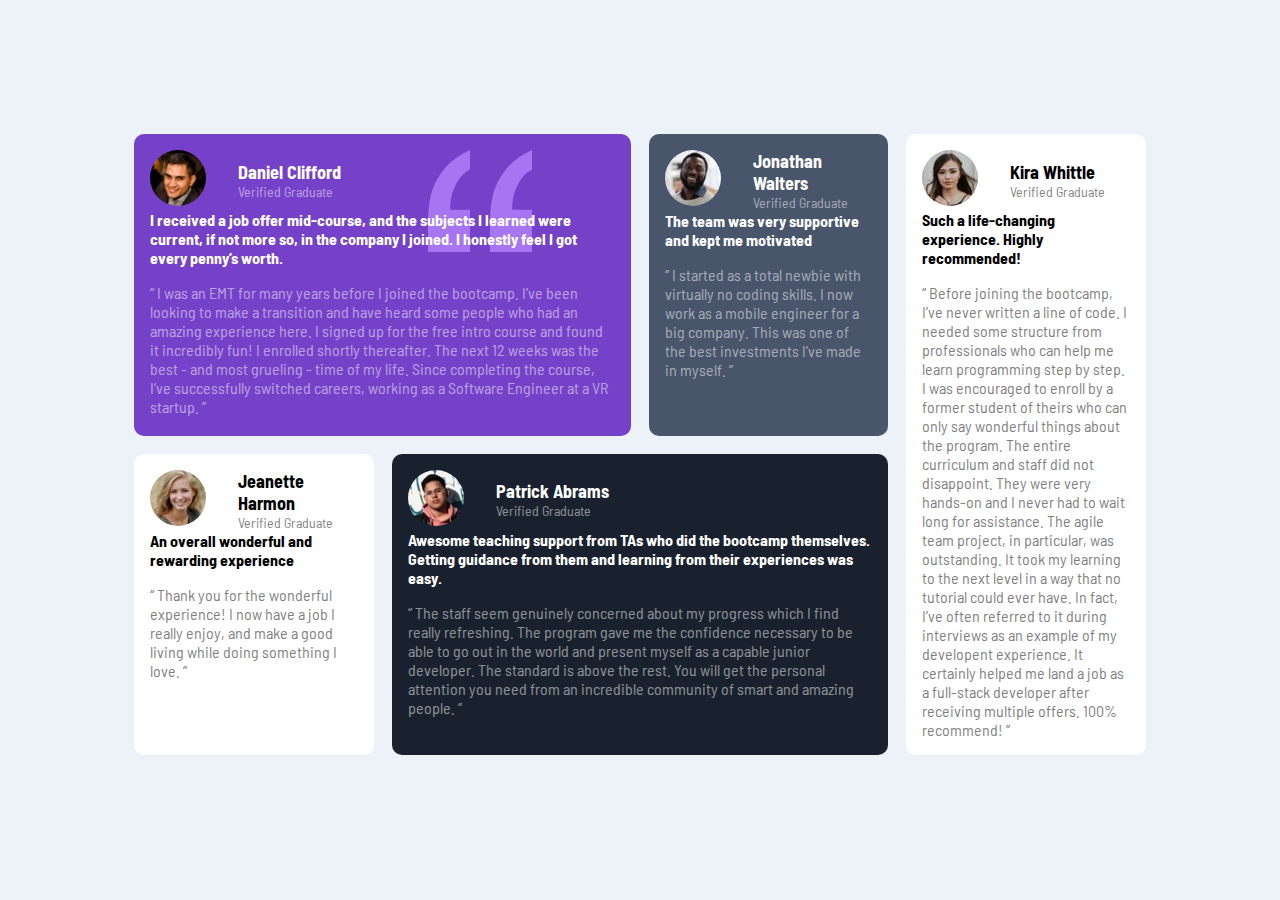
<file: index.html>
<!DOCTYPE html>
<html>
    <head>
        <meta charset="utf-8" content="width=device-width, initial-scale=1" name="viewport">
        <title>testimonial-grid-sections</title>
        <link rel="stylesheet" href="index.css">
    </head>
    <body>
        <div class="contents">
            <div class="DC">
                <img src = "images/bg-pattern-quotation.svg" class="quotation"></img>
                <div class="alias">
                    <img class="icon" src="images/image-daniel.jpg"></img>
                    <div class="wrapper">
                        <div class="name">Daniel Clifford</div>
                        <div class="graduate">Verified Graduate</div>
                    </div>
                    
                </div>
                <div class="summary">I received a job offer mid-course, and the subjects I learned were current, if not more so, 
                    in the company I joined. I honestly feel I got every penny’s worth.
                  </div>
                <div class="paragraph">“ I was an EMT for many years before I joined the bootcamp. I’ve been looking to make a 
                    transition and have heard some people who had an amazing experience here. I signed up 
                    for the free intro course and found it incredibly fun! I enrolled shortly thereafter. 
                    The next 12 weeks was the best - and most grueling - time of my life. Since completing 
                    the course, I’ve successfully switched careers, working as a Software Engineer at a VR startup. ”</div>
            </div>
            <div class="JW">
                <div class="alias">
                    <img class="icon" src="images/image-jonathan.jpg"></img>
                    <div class="wrapper">
                        <div class="name">Jonathan Walters</div>
                        <div class="graduate">Verified Graduate</div>
                    </div>
                </div>
                <div class="summary">The team was very supportive and kept me motivated</div>
                <div class="paragraph">
                    “ I started as a total newbie with virtually no coding skills. I now work as a mobile engineer 
                    for a big company. This was one of the best investments I’ve made in myself. ”
                </div>
            </div>
            <div class="JH">
                <div class="alias">
                    <img class="icon" src="images/image-jeanette.jpg"></img>
                    <div class="wrapper">
                        <div class="name"> Jeanette Harmon</div>
                        <div class="graduate">Verified Graduate</div>
                    </div>
                    
                </div>
                <div class="summary">An overall wonderful and rewarding experience</div>
                <div class="paragraph">
                    “ Thank you for the wonderful experience! I now have a job I really enjoy, and make a good living 
                    while doing something I love. ”
                </div>
            </div>
            <div class="PA">
                <div class="alias">
                    <img class="icon" src="images/image-patrick.jpg"></img>
                    <div class="wrapper">
                        <div class="name"> Patrick Abrams</div>
                        <div class="graduate">Verified Graduate</div>
                    </div>
                    
                </div>
                <div class="summary">Awesome teaching support from TAs who did the bootcamp themselves. Getting guidance from them and 
                    learning from their experiences was easy.</div>
                <div class="paragraph"> “ The staff seem genuinely concerned about my progress which I find really refreshing. The program 
                    gave me the confidence necessary to be able to go out in the world and present myself as a capable 
                    junior developer. The standard is above the rest. You will get the personal attention you need from 
                    an incredible community of smart and amazing people. ”</div>
            </div>
            <div class="KW">
                <div class="alias">
                    <img class="icon" src="images/image-kira.jpg"></img>
                    <div class="wrapper">
                        <div class="name">Kira Whittle</div>
                        <div class="graduate">Verified Graduate</div>
                    </div>      
                </div>
                <div class="summary">Such a life-changing experience. Highly recommended!</div>
                <div class="paragraph">
                    “ Before joining the bootcamp, I’ve never written a line of code. I needed some structure from 
                    professionals who can help me learn programming step by step. I was encouraged to enroll by a former 
                    student of theirs who can only say wonderful things about the program. The entire curriculum and staff 
                    did not disappoint. They were very hands-on and I never had to wait long for assistance. The agile team 
                    project, in particular, was outstanding. It took my learning to the next level in a way that no tutorial 
                    could ever have. In fact, I’ve often referred to it during interviews as an example of my developent 
                    experience. It certainly helped me land a job as a full-stack developer after receiving multiple offers. 
                    100% recommend! ”
                </div>
            </div>
        </div>
    </body>
</html>
</file>
<file: index.css>
body{
    background-color: hsl(210, 46%, 95%);
}

@font-face{
    font-family:Bolded;
    src: url(Barlow_Semi_Condensed/BarlowSemiCondensed-Bold.ttf);
}

@font-face{
    font-family:Regular;
    src: url(Barlow_Semi_Condensed/BarlowSemiCondensed-Regular.ttf);
}

.quotation{
    right:20%;
    position:absolute;
    z-index:0;
}

.contents{
    display:grid;
}

.summary{
    font-family:Bolded;
    position:relative;
    clear:left;
    margin-bottom:1em;
    z-index:100;
}

.paragraph{
    font-family:Regular;
    opacity:50%;
}

.wrapper{
   padding-left:2em;
    vertical-align: middle;
    display:table-cell;
}
.alias{
    display: table;
}
.name{
    font-family:Bolded;
    font-size:18px;
    display:table-cell;
    vertical-align: center;
}

.graduate{
    font-family:Regular;
    font-size:14px;
    opacity:50%;
}

.icon{

    border-radius:50%;
}

.DC, .JW, .JH, .KW, .PA{
    border-radius:10px;
    padding:16px;
    position:relative;
}
@media screen and (max-width:1440px){
    .contents{
        grid-template-columns:repeat(4,1fr);
        padding:10%;
        grid-template-rows:repeat(2,1fr);
        grid-gap:18px;
    }
    
    .DC{
        grid-column:1/3;
        grid-row:1/2;
        color:white;
        background-color:hsl(263, 55%, 52%);
    }

    .JW{
        grid-column:3/4;
        grid-row:1/2;
        color:white;
        background-color: hsl(217, 19%, 35%);
    }

    .KW{
        grid-column:4/5;
        grid-row:1/3;
        background-color:white
    }

    .JH{
        grid-column:1/2;
        grid-row:2/3;
        background-color:white;
    }

    .PA{
        grid-column:2/4;
        color:white;
        grid-row:2/3;
        background-color: hsl(219, 29%, 14%);
    }
}

@media screen and (max-width:375px){
    .contents{
        width:80%;
        margin:auto;
        grid-template-rows:repeat(8,1fr);
        grid-template-columns:repeat(1,100%);
    }
    .AC,.JW,.KW,.JH,.PA{
        grid-column:1/2;
    }
    .DC{
        grid-row:1/3;
    }

    .JW{
        grid-row:3/4;
    }

    .KW{
        grid-row:7/9;
    }

    .JH{
        grid-row:4/5;
    }

    .PA{
        grid-row:5/7;
    }
}
</file>
